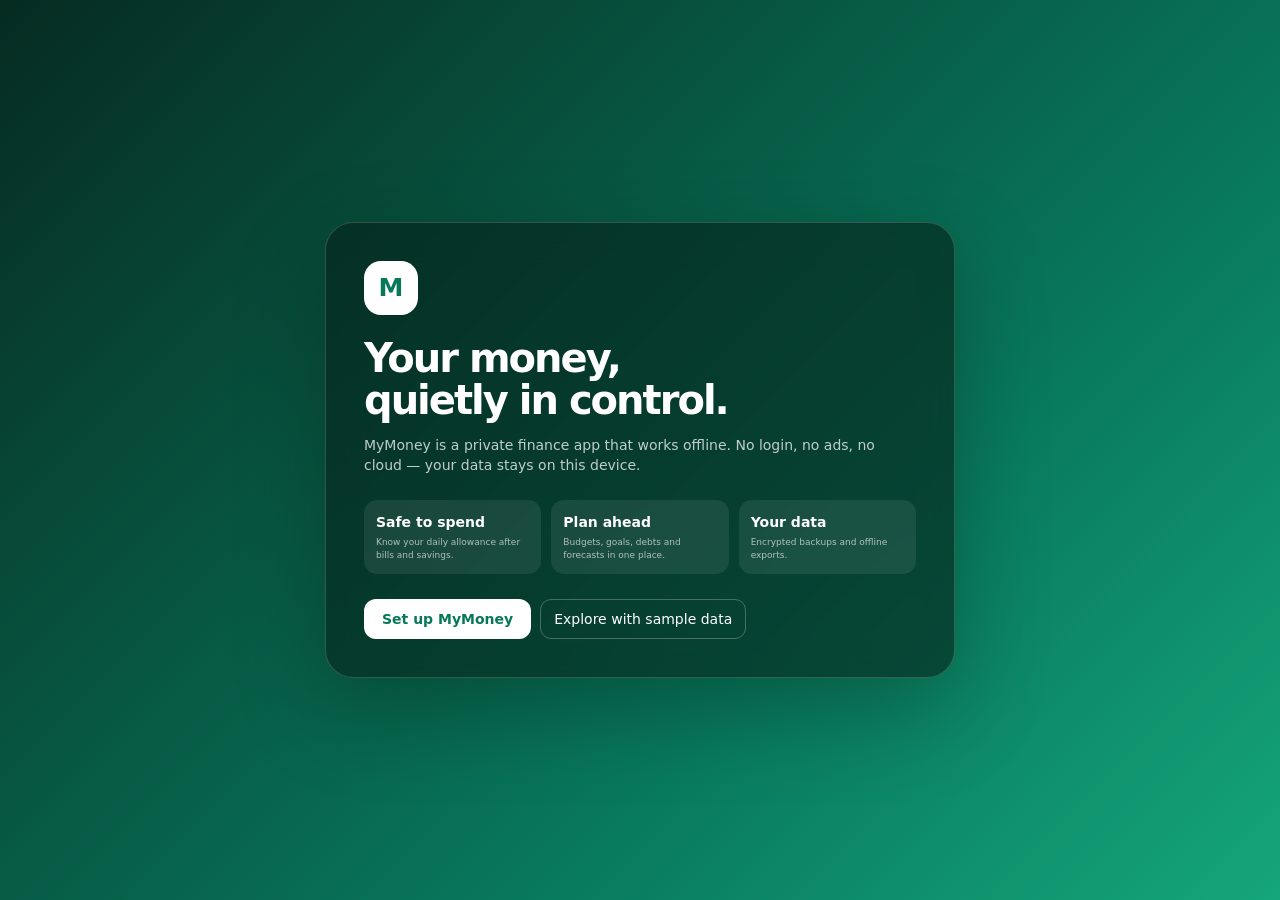
<file: desktop/index.html>
<!doctype html>
<html lang="en">
  <head>
    <meta charset="UTF-8" />
    <meta name="viewport" content="width=device-width, initial-scale=1" />
    <meta name="description" content="Private budgeting, bills, savings goals and safe-to-spend. Works offline and keeps your data on your device." />
    <meta name="theme-color" content="#08785b" media="(prefers-color-scheme: light)" />
    <meta name="theme-color" content="#0e1613" media="(prefers-color-scheme: dark)" />
    <title>MyMoney</title>
    <link rel="manifest" href="./manifest.webmanifest" />
    <link rel="icon" href="./assets/icon.svg" type="image/svg+xml" />
    <link rel="icon" href="./assets/icon-192.png" sizes="192x192" type="image/png" />
    <link rel="apple-touch-icon" href="./assets/apple-touch-icon.png" />
    <link rel="stylesheet" href="./styles.css" />
  </head>
  <body>
    <div id="app" class="app-shell">
      <aside class="sidebar">
        <div class="brand"><span class="brand-mark">M</span><span>MyMoney</span></div>
        <nav id="mainNav" class="main-nav" aria-label="Main navigation"></nav>
        <div class="privacy-card">
          <span class="privacy-symbol">⌁</span>
          <div><strong>Private & offline</strong><small>Your data stays on this device</small></div>
        </div>
        <button class="profile" data-route="settings" type="button">
          <span class="avatar">ME</span>
          <span><strong>My finances</strong><small>Local profile</small></span>
          <span>›</span>
        </button>
      </aside>
      <div id="menuScrim" class="menu-scrim"></div>

      <section class="workspace">
        <header class="topbar">
          <button id="menuToggle" class="icon-button menu-toggle" type="button" aria-label="Open menu">☰</button>
          <div>
            <p id="pageEyebrow" class="eyebrow">OVERVIEW</p>
            <h1 id="pageTitle">Dashboard</h1>
          </div>
          <div class="top-actions">
            <button id="themeToggle" class="icon-button" type="button" aria-label="Switch to dark mode"></button>
            <button id="addButton" class="add-button" type="button" aria-label="Add transaction"><span class="plus-icon" aria-hidden="true"></span><span class="add-label">Add transaction</span></button>
          </div>
        </header>
        <main id="content" class="content"></main>
      </section>
    </div>

    <div id="modalBackdrop" class="modal-backdrop" hidden>
      <section id="modal" class="modal" role="dialog" aria-modal="true"></section>
    </div>
    <div id="toast" class="toast" role="status"></div>
    <input id="importFile" type="file" accept=".json,.mymoney" hidden />
    <script src="./app.js"></script>
  </body>
</html>
</file>
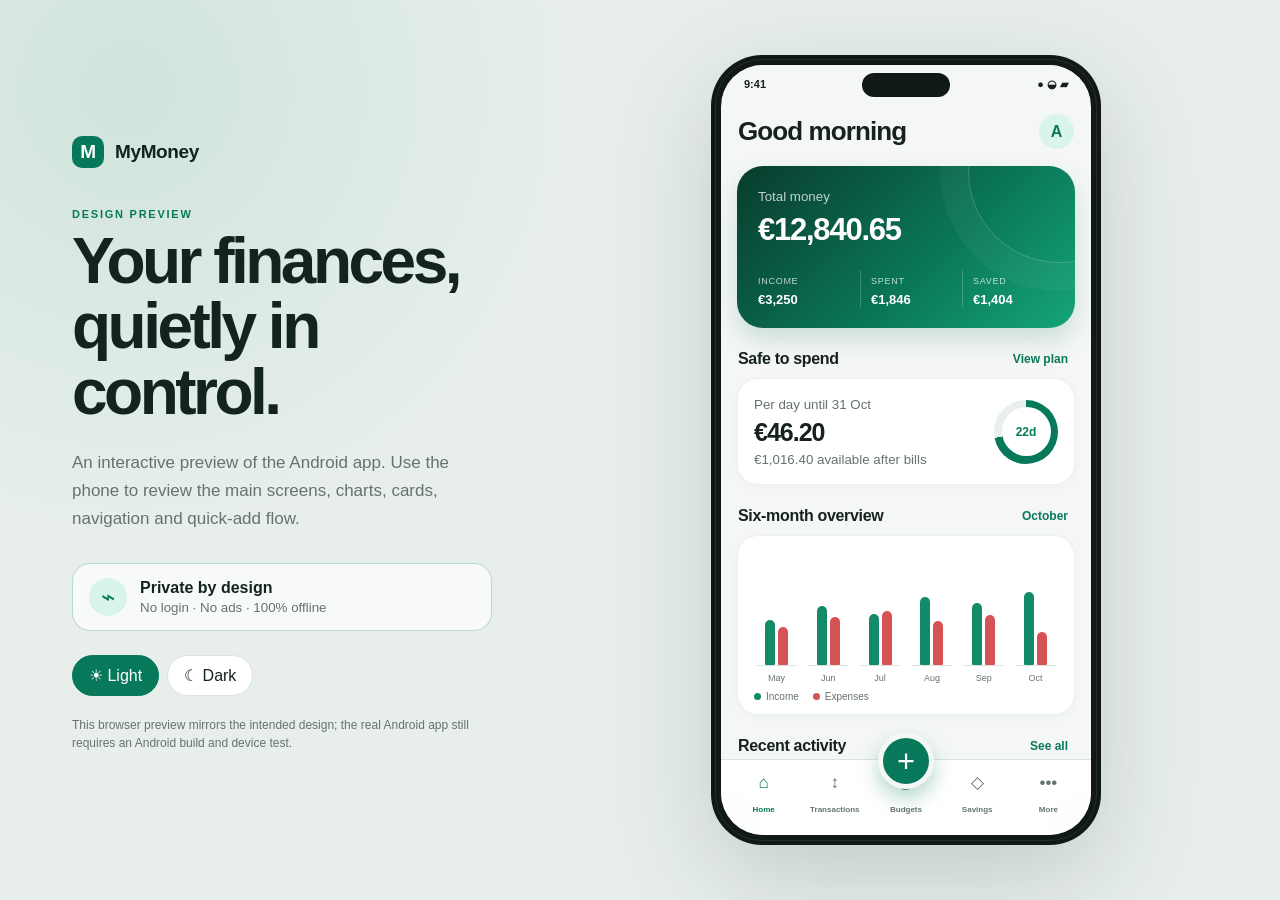
<file: preview/index.html>
<!doctype html>
<html lang="en">
  <head>
    <meta charset="UTF-8" />
    <meta name="viewport" content="width=device-width, initial-scale=1" />
    <meta name="theme-color" content="#f4f7f5" />
    <title>MyMoney UI Preview</title>
    <link rel="icon" href="data:image/svg+xml,%3Csvg xmlns='http://www.w3.org/2000/svg' viewBox='0 0 64 64'%3E%3Crect width='64' height='64' rx='18' fill='%2308785b'/%3E%3Cpath d='M17 44V20h7l8 13 8-13h7v24h-7V31l-8 12-8-12v13z' fill='white'/%3E%3C/svg%3E" />
    <link rel="stylesheet" href="./styles.css" />
  </head>
  <body>
    <main class="studio">
      <aside class="review-panel">
        <div class="brand"><span class="brand-mark">M</span><span>MyMoney</span></div>
        <p class="eyebrow">DESIGN PREVIEW</p>
        <h1>Your finances,<br />quietly in control.</h1>
        <p class="intro">An interactive preview of the Android app. Use the phone to review the main screens, charts, cards, navigation and quick-add flow.</p>
        <div class="review-note">
          <span class="privacy-icon">⌁</span>
          <div><strong>Private by design</strong><small>No login · No ads · 100% offline</small></div>
        </div>
        <div class="theme-control">
          <button id="lightTheme" class="theme-button active" type="button">☀ Light</button>
          <button id="darkTheme" class="theme-button" type="button">☾ Dark</button>
        </div>
        <p class="hint">This browser preview mirrors the intended design; the real Android app still requires an Android build and device test.</p>
      </aside>

      <section class="device-stage" aria-label="Interactive MyMoney phone preview">
        <div class="phone">
          <div class="speaker"></div>
          <div class="phone-screen">
            <div class="status-bar"><span>9:41</span><span>● ◒ ▰</span></div>
            <div id="screen" class="screen"></div>
            <nav id="bottomNav" class="bottom-nav" aria-label="Main navigation"></nav>
            <button id="quickAdd" class="quick-add" type="button" aria-label="Add transaction">+</button>
            <div id="toast" class="toast">Saved</div>
          </div>
        </div>
      </section>
    </main>

    <div id="sheetBackdrop" class="sheet-backdrop" hidden>
      <section class="sheet" role="dialog" aria-modal="true" aria-labelledby="sheetTitle">
        <div class="sheet-handle"></div>
        <button id="closeSheet" class="sheet-close" type="button" aria-label="Close">×</button>
        <p class="eyebrow">QUICK ADD</p>
        <h2 id="sheetTitle">New transaction</h2>
        <div class="segment">
          <button class="segment-button active" data-kind="Expense" type="button">Expense</button>
          <button class="segment-button" data-kind="Income" type="button">Income</button>
          <button class="segment-button" data-kind="Transfer" type="button">Transfer</button>
        </div>
        <label class="amount-input"><span>€</span><input id="amountInput" inputmode="decimal" value="42.80" aria-label="Amount" /></label>
        <p class="field-label">Category</p>
        <div class="category-grid">
          <button class="category-option selected" type="button"><span>🛒</span>Groceries</button>
          <button class="category-option" type="button"><span>☕</span>Eating out</button>
          <button class="category-option" type="button"><span>🚗</span>Transport</button>
          <button class="category-option" type="button"><span>•••</span>More</button>
        </div>
        <div class="field-row"><span>From</span><strong>Everyday account ›</strong></div>
        <div class="field-row"><span>Date</span><strong>Today ›</strong></div>
        <button id="saveTransaction" class="primary-button" type="button">Save expense</button>
      </section>
    </div>
    <script src="./app.js"></script>
  </body>
</html>
</file>
<file: desktop/styles.css>
:root {
  color-scheme: light;
  --bg: #f2f6f4;
  --surface: #ffffff;
  --surface-2: #e9f0ed;
  --surface-3: #dfe9e4;
  --text: #17231e;
  --muted: #5f6d66;
  --line: #dbe5e0;
  --primary: #08785b;
  --primary-hover: #06674d;
  --primary-soft: #d9f4e9;
  --on-primary: #ffffff;
  --income: #168966;
  --expense: #d45155;
  --warning: #d78a28;
  --blue: #3a77d2;
  --violet: #7c60cc;
  --shadow: 0 12px 36px rgb(23 55 42 / 8%);
  --sidebar: 246px;
}

body.dark {
  color-scheme: dark;
  --bg: #0e1613;
  --surface: #17211d;
  --surface-2: #202c27;
  --surface-3: #2a3933;
  --text: #edf6f1;
  --muted: #9baaa3;
  --line: #2b3a34;
  --primary: #49d4a7;
  --primary-hover: #64e0b7;
  --primary-soft: #173b30;
  --on-primary: #052219;
  --income: #55d5ad;
  --expense: #ff8385;
  --warning: #efb55f;
  --blue: #78aaf2;
  --violet: #ad96ef;
  --shadow: 0 12px 38px rgb(0 0 0 / 24%);
}

* { box-sizing: border-box; }
html, body { margin: 0; min-height: 100%; }
body {
  background: var(--bg);
  color: var(--text);
  font: 14px/1.45 Inter, "Segoe UI", system-ui, -apple-system, sans-serif;
  transition: background .2s, color .2s;
}
button, input, select, textarea { font: inherit; }
button { color: inherit; }
button:focus-visible, input:focus-visible, select:focus-visible, textarea:focus-visible {
  outline: 3px solid color-mix(in srgb, var(--primary) 30%, transparent);
  outline-offset: 2px;
}

.app-shell { display: grid; grid-template-columns: var(--sidebar) 1fr; min-height: 100vh; }
.sidebar {
  position: fixed;
  inset: 0 auto 0 0;
  z-index: 20;
  width: var(--sidebar);
  display: flex;
  flex-direction: column;
  padding: 24px 16px 16px;
  border-right: 1px solid var(--line);
  background: var(--surface);
}
.brand { display: flex; align-items: center; gap: 11px; padding: 0 10px 28px; font-size: 19px; font-weight: 780; letter-spacing: -.02em; }
.brand-mark { display: grid; place-items: center; width: 34px; height: 34px; border-radius: 11px; background: var(--primary); color: var(--on-primary); font-size: 17px; }
.main-nav { display: grid; gap: 3px; }
.nav-section { margin: 18px 12px 6px; color: var(--muted); font-size: 10px; font-weight: 800; letter-spacing: .12em; text-transform: uppercase; }
.nav-item {
  width: 100%;
  display: flex;
  align-items: center;
  gap: 11px;
  padding: 10px 12px;
  border: 0;
  border-radius: 12px;
  background: transparent;
  color: var(--muted);
  text-align: left;
  cursor: pointer;
}
.nav-item:hover { background: var(--surface-2); color: var(--text); }
.nav-item.active { background: var(--primary-soft); color: var(--primary); font-weight: 720; }
.nav-icon { display: grid; place-items: center; width: 21px; font-size: 17px; }
.privacy-card { display: flex; gap: 10px; align-items: center; margin: auto 3px 12px; padding: 12px; border-radius: 14px; background: var(--primary-soft); color: var(--primary); }
.privacy-card strong, .privacy-card small { display: block; }
.privacy-card strong { font-size: 11px; }
.privacy-card small { margin-top: 2px; font-size: 9px; opacity: .8; }
.privacy-symbol { font-size: 22px; }
.profile { width: 100%; display: grid; grid-template-columns: auto 1fr auto; align-items: center; gap: 9px; padding: 10px; border: 0; border-radius: 13px; background: transparent; text-align: left; cursor: pointer; }
.profile:hover { background: var(--surface-2); }
.profile strong, .profile small { display: block; }
.profile strong { font-size: 11px; }
.profile small { color: var(--muted); font-size: 9px; }
.avatar { display: grid; place-items: center; width: 34px; height: 34px; border-radius: 50%; background: var(--primary); color: var(--on-primary); font-size: 9px; font-weight: 800; }

.workspace { grid-column: 2; min-width: 0; }
.topbar {
  position: sticky;
  z-index: 10;
  top: 0;
  display: flex;
  align-items: center;
  gap: 14px;
  min-height: 90px;
  padding: 17px clamp(22px, 4vw, 54px);
  border-bottom: 1px solid color-mix(in srgb, var(--line) 70%, transparent);
  background: color-mix(in srgb, var(--bg) 88%, transparent);
  backdrop-filter: blur(18px);
}
.eyebrow { margin: 0 0 3px; color: var(--primary); font-size: 9px; font-weight: 850; letter-spacing: .14em; }
.topbar h1 { margin: 0; font-size: 24px; line-height: 1.1; letter-spacing: -.035em; }
.top-actions { display: flex; gap: 9px; align-items: center; margin-left: auto; }
.icon-button { display: grid; place-items: center; width: 40px; height: 40px; border: 1px solid var(--line); border-radius: 12px; background: var(--surface); cursor: pointer; }
.icon-button:hover { border-color: var(--primary); color: var(--primary); }
.menu-toggle { display: none; }
.add-button, .primary-button {
  border: 0;
  border-radius: 12px;
  background: var(--primary);
  color: var(--on-primary);
  font-weight: 720;
  cursor: pointer;
}
.add-button { display: flex; align-items: center; gap: 6px; padding: 10px 15px; }
.add-button:hover, .primary-button:hover { background: var(--primary-hover); }
.plus-icon { position: relative; flex: none; width: 13px; height: 13px; }
.plus-icon::before, .plus-icon::after { content: ""; position: absolute; top: 50%; left: 0; width: 100%; height: 2px; margin-top: -1px; border-radius: 2px; background: currentColor; }
.plus-icon::after { transform: rotate(90deg); }

.content { max-width: 1450px; margin: auto; padding: 26px clamp(22px, 4vw, 54px) 60px; }
.grid { display: grid; gap: 18px; }
.grid.cols-2 { grid-template-columns: repeat(2, minmax(0, 1fr)); }
.grid.cols-3 { grid-template-columns: repeat(3, minmax(0, 1fr)); }
.grid.cols-4 { grid-template-columns: repeat(4, minmax(0, 1fr)); }
.grid.main { grid-template-columns: minmax(0, 1.55fr) minmax(330px, .75fr); }
.stack { display: grid; align-content: start; gap: 18px; }
.card { min-width: 0; padding: 20px; border: 1px solid color-mix(in srgb, var(--line) 72%, transparent); border-radius: 20px; background: var(--surface); box-shadow: 0 2px 10px rgb(20 55 41 / 3%); }
.card.clickable { cursor: pointer; transition: transform .15s, box-shadow .15s; }
.card.clickable:hover { transform: translateY(-2px); box-shadow: var(--shadow); }
.hero-card { position: relative; overflow: hidden; min-height: 220px; padding: 28px; border: 0; background: linear-gradient(135deg, #083a2c, #087858 58%, #16a57b); color: #fff; box-shadow: 0 15px 40px rgb(8 120 88 / 18%); }
.hero-card::before, .hero-card::after { content: ""; position: absolute; border: 1px solid rgb(255 255 255 / 14%); border-radius: 50%; }
.hero-card::before { width: 280px; height: 280px; right: -75px; top: -160px; }
.hero-card::after { width: 200px; height: 200px; right: -32px; top: -118px; }
.hero-label { color: rgb(255 255 255 / 72%); font-size: 11px; font-weight: 600; }
.hero-money { display: block; margin: 6px 0 33px; font-size: clamp(32px, 4vw, 46px); line-height: 1; letter-spacing: -.05em; }
.hero-stats { display: grid; grid-template-columns: repeat(3, 1fr); max-width: 620px; }
.hero-stat { padding: 0 19px; border-left: 1px solid rgb(255 255 255 / 20%); }
.hero-stat:first-child { padding-left: 0; border: 0; }
.hero-stat small, .hero-stat strong { display: block; }
.hero-stat small { color: rgb(255 255 255 / 62%); font-size: 9px; letter-spacing: .08em; text-transform: uppercase; }
.hero-stat strong { margin-top: 5px; font-size: 16px; }
.section-header { display: flex; justify-content: space-between; align-items: center; gap: 10px; margin: 5px 2px 11px; }
.section-header h2 { margin: 0; font-size: 16px; letter-spacing: -.02em; }
.link-button { border: 0; background: transparent; color: var(--primary); font-size: 11px; font-weight: 750; cursor: pointer; }
.link-button.danger { color: var(--expense); }
.muted { color: var(--muted); }
.positive { color: var(--income) !important; }
.negative { color: var(--expense) !important; }
.warning { color: var(--warning) !important; }
.money { font-variant-numeric: tabular-nums; letter-spacing: -.02em; white-space: nowrap; }

.metric-card { padding: 18px; }
.metric-top { display: flex; justify-content: space-between; align-items: center; }
.metric-icon { display: grid; place-items: center; width: 36px; height: 36px; border-radius: 12px; background: var(--primary-soft); color: var(--primary); font-size: 17px; }
.metric-card small { color: var(--muted); }
.metric-card strong { display: block; margin: 13px 0 4px; font-size: 23px; letter-spacing: -.04em; }
.metric-change { font-size: 10px; font-weight: 650; }
.safe-card { display: grid; grid-template-columns: 1fr auto; align-items: center; gap: 20px; }
.safe-card strong { display: block; margin: 5px 0; font-size: 29px; letter-spacing: -.04em; }
.ring { --value: 70%; display: grid; place-items: center; width: 86px; height: 86px; border-radius: 50%; background: conic-gradient(var(--primary) var(--value), var(--surface-2) 0); }
.ring::after { content: attr(data-label); display: grid; place-items: center; width: 66px; height: 66px; border-radius: 50%; background: var(--surface); color: var(--primary); font-size: 12px; font-weight: 800; }

.chart { position: relative; height: 220px; margin-top: 14px; padding: 10px 4px 26px; }
.bar-chart { display: flex; align-items: flex-end; gap: 14px; height: 100%; border-bottom: 1px solid var(--line); }
.bar-group { position: relative; flex: 1; display: flex; justify-content: center; align-items: flex-end; gap: 5px; height: 100%; }
.bar { width: min(18px, 30%); min-height: 2px; border-radius: 5px 5px 0 0; background: var(--income); transition: height .3s; }
.bar.expense { background: var(--expense); }
.bar-name { position: absolute; bottom: -22px; color: var(--muted); font-size: 9px; }
.legend { display: flex; gap: 16px; margin-top: 18px; color: var(--muted); font-size: 10px; }
.legend-dot { display: inline-block; width: 8px; height: 8px; margin-right: 5px; border-radius: 50%; background: var(--income); }
.legend-dot.expense { background: var(--expense); }
.donut-wrap { display: flex; align-items: center; gap: 22px; min-height: 180px; }
.donut { flex: 0 0 auto; display: grid; place-items: center; width: 150px; height: 150px; border-radius: 50%; background: conic-gradient(var(--primary) 0 37%, var(--blue) 37% 61%, var(--warning) 61% 80%, var(--violet) 80% 100%); }
.donut::after { content: attr(data-center); display: grid; place-items: center; width: 96px; height: 96px; border-radius: 50%; background: var(--surface); font-size: 13px; font-weight: 800; white-space: pre-line; text-align: center; }
.category-legend { flex: 1; display: grid; gap: 11px; }
.category-line { display: grid; grid-template-columns: auto 1fr auto; align-items: center; gap: 8px; font-size: 11px; }
.category-line i { width: 8px; height: 8px; border-radius: 50%; background: var(--primary); }

.data-table { width: 100%; border-collapse: collapse; }
.data-table th { padding: 10px 12px; color: var(--muted); font-size: 9px; font-weight: 800; letter-spacing: .08em; text-align: left; text-transform: uppercase; }
.data-table td { padding: 12px; border-top: 1px solid var(--line); font-size: 12px; }
.data-table tbody tr { cursor: pointer; }
.data-table tbody tr:hover { background: color-mix(in srgb, var(--primary-soft) 35%, transparent); }
.data-table td:last-child, .data-table th:last-child { text-align: right; }
.table-icon { display: inline-grid; place-items: center; width: 34px; height: 34px; margin-right: 9px; border-radius: 11px; background: var(--primary-soft); font-size: 15px; vertical-align: middle; }
.table-title { display: inline-block; vertical-align: middle; }
.table-title strong, .table-title small { display: block; }
.table-title small { color: var(--muted); font-size: 9px; }
.empty-state { padding: 44px 20px; text-align: center; color: var(--muted); }
.empty-state .empty-icon { display: grid; place-items: center; width: 62px; height: 62px; margin: 0 auto 13px; border-radius: 20px; background: var(--primary-soft); color: var(--primary); font-size: 27px; }
.empty-state h3 { margin: 0 0 6px; color: var(--text); }
.empty-state p { max-width: 430px; margin: 0 auto 16px; }

.toolbar { display: flex; flex-wrap: wrap; gap: 9px; align-items: center; margin-bottom: 18px; }
.search-input, .filter-select, .field input, .field select, .field textarea {
  border: 1px solid var(--line);
  border-radius: 11px;
  background: var(--surface);
  color: var(--text);
}
.search-input { flex: 1; min-width: 220px; padding: 10px 13px; }
.filter-select { padding: 10px 12px; }
.secondary-button { padding: 9px 13px; border: 1px solid var(--line); border-radius: 11px; background: var(--surface); cursor: pointer; }
.secondary-button:hover { border-color: var(--primary); color: var(--primary); }
.secondary-button.danger { color: var(--expense); }
.tabs { display: flex; gap: 4px; padding: 4px; border-radius: 13px; background: var(--surface-2); }
.tab { padding: 8px 14px; border: 0; border-radius: 10px; background: transparent; color: var(--muted); font-size: 11px; cursor: pointer; }
.tab.active { background: var(--surface); color: var(--primary); box-shadow: 0 2px 8px rgb(10 30 22 / 6%); font-weight: 720; }

.progress-row { margin: 15px 0; }
.progress-head { display: flex; justify-content: space-between; gap: 10px; margin-bottom: 7px; font-size: 11px; }
.progress-track { overflow: hidden; height: 8px; border-radius: 99px; background: var(--surface-2); }
.progress-fill { display: block; height: 100%; border-radius: inherit; background: var(--primary); }
.progress-fill.warn { background: var(--warning); }
.progress-fill.danger { background: var(--expense); }
.account-card .account-head, .goal-card .goal-head, .bill-row, .debt-row { display: flex; align-items: center; gap: 12px; }
.account-symbol, .goal-symbol, .bill-symbol, .debt-symbol { display: grid; place-items: center; flex: 0 0 auto; width: 44px; height: 44px; border-radius: 14px; background: var(--primary-soft); font-size: 20px; }
.account-card .account-copy, .goal-card .goal-copy, .bill-copy, .debt-copy { flex: 1; min-width: 0; }
.account-copy strong, .goal-copy strong, .bill-copy strong, .debt-copy strong { display: block; overflow: hidden; text-overflow: ellipsis; white-space: nowrap; }
.account-copy small, .goal-copy small, .bill-copy small, .debt-copy small { color: var(--muted); font-size: 10px; }
.account-balance { margin-top: 19px; font-size: 27px; font-weight: 780; letter-spacing: -.04em; }
.goal-card, .account-card { position: relative; }
.goal-amount { margin: 17px 0 3px; font-size: 19px; font-weight: 750; }
.bill-row, .debt-row { padding: 13px 0; border-bottom: 1px solid var(--line); }
.bill-row:last-child, .debt-row:last-child { border: 0; }
.row-actions { display: flex; gap: 5px; }
.tiny-button { padding: 6px 9px; border: 1px solid var(--line); border-radius: 8px; background: transparent; font-size: 9px; cursor: pointer; }
.tiny-button:hover { color: var(--primary); border-color: var(--primary); }
.tiny-button.primary { color: var(--on-primary); border-color: var(--primary); background: var(--primary); }

.forecast-grid { display: grid; grid-template-columns: minmax(280px, .75fr) minmax(0, 1.25fr); gap: 18px; }
.assumption { padding: 13px; border-radius: 12px; background: var(--surface-2); color: var(--muted); font-size: 10px; }
.forecast-result { display: grid; grid-template-columns: repeat(3, 1fr); gap: 10px; margin: 15px 0; }
.forecast-stat { padding: 14px; border-radius: 14px; background: var(--surface-2); }
.forecast-stat small, .forecast-stat strong { display: block; }
.forecast-stat small { color: var(--muted); font-size: 9px; }
.forecast-stat strong { margin-top: 5px; font-size: 17px; }
.line-chart { width: 100%; height: 260px; overflow: visible; }
.line-chart .gridline { stroke: var(--line); stroke-width: 1; }
.line-chart .line { fill: none; stroke: var(--primary); stroke-width: 3; stroke-linecap: round; stroke-linejoin: round; }
.line-chart .line.alt { stroke: var(--income); stroke-dasharray: 7 6; }
.line-chart text { fill: var(--muted); font-size: 9px; }

.settings-list { display: grid; gap: 1px; overflow: hidden; padding: 0; }
.setting-row { display: flex; align-items: center; gap: 13px; padding: 15px 18px; border-bottom: 1px solid var(--line); }
.setting-row:last-child { border: 0; }
.setting-icon { display: grid; place-items: center; width: 38px; height: 38px; border-radius: 12px; background: var(--primary-soft); font-size: 18px; }
.setting-copy { flex: 1; }
.setting-copy strong, .setting-copy small { display: block; }
.setting-copy small { color: var(--muted); font-size: 10px; }
.switch { position: relative; width: 42px; height: 24px; border: 0; border-radius: 99px; background: var(--surface-3); cursor: pointer; }
.switch::after { content: ""; position: absolute; top: 3px; left: 3px; width: 18px; height: 18px; border-radius: 50%; background: #fff; box-shadow: 0 1px 4px rgb(0 0 0 / 18%); transition: .2s; }
.switch.on { background: var(--primary); }
.switch.on::after { transform: translateX(18px); }

.modal-backdrop { position: fixed; z-index: 100; inset: 0; display: grid; place-items: center; padding: 22px; background: rgb(5 14 10 / 58%); backdrop-filter: blur(6px); }
.modal-backdrop[hidden] { display: none; }
.modal { width: min(620px, 100%); max-height: min(90vh, 780px); overflow: auto; padding: 23px; border-radius: 22px; background: var(--surface); box-shadow: 0 28px 90px rgb(0 0 0 / 30%); animation: modal-in .2s ease-out; }
@keyframes modal-in { from { opacity: 0; transform: translateY(12px) scale(.98); } }
.modal-header { display: flex; justify-content: space-between; align-items: start; gap: 15px; margin-bottom: 18px; }
.modal-header h2 { margin: 0; font-size: 22px; letter-spacing: -.035em; }
.close-button { width: 34px; height: 34px; border: 0; border-radius: 50%; background: var(--surface-2); cursor: pointer; }
.form-grid { display: grid; grid-template-columns: repeat(2, minmax(0, 1fr)); gap: 13px; }
.field { display: grid; gap: 5px; }
.field[hidden] { display: none; }
.field.full { grid-column: 1 / -1; }
.field label { color: var(--muted); font-size: 10px; font-weight: 700; }
.field input, .field select, .field textarea { width: 100%; padding: 10px 11px; }
.field textarea { min-height: 72px; resize: vertical; }
.field small { color: var(--muted); font-size: 9px; }
.modal-actions { display: flex; justify-content: flex-end; gap: 8px; margin-top: 19px; padding-top: 15px; border-top: 1px solid var(--line); }
.primary-button { padding: 10px 18px; }
.error-message { margin: 10px 0 0; color: var(--expense); font-size: 11px; }
.toast { position: fixed; z-index: 120; left: 50%; bottom: 28px; transform: translate(-50%, 20px); opacity: 0; padding: 10px 17px; border-radius: 99px; background: var(--text); color: var(--surface); box-shadow: var(--shadow); font-size: 11px; pointer-events: none; transition: .22s; }
.toast.show { opacity: 1; transform: translate(-50%, 0); }

.add-button:disabled, .primary-button:disabled { opacity: .6; cursor: progress; }
.menu-scrim { display: none; }
.demo-banner { display: flex; flex-wrap: wrap; align-items: center; justify-content: space-between; gap: 10px; margin-bottom: 18px; padding: 11px 11px 11px 16px; border-radius: 14px; background: color-mix(in srgb, var(--warning) 18%, var(--surface)); font-size: 12px; }
.demo-exit { padding: 8px 13px; border: 0; border-radius: 10px; background: var(--primary); color: var(--on-primary); font-weight: 720; cursor: pointer; }
.notice { display: flex; flex-wrap: wrap; align-items: center; gap: 13px; margin-bottom: 18px; padding: 14px 16px; border: 1px solid color-mix(in srgb, var(--primary) 22%, transparent); border-radius: 16px; background: var(--primary-soft); }
.notice-icon { display: grid; place-items: center; width: 38px; height: 38px; border-radius: 12px; background: var(--surface); color: var(--primary); font-size: 17px; }
.notice-copy { flex: 1; min-width: 180px; }
.notice-copy strong, .notice-copy small { display: block; }
.notice-copy small { color: var(--muted); font-size: 11px; }
.receipt-preview { width: 100%; max-height: 260px; object-fit: contain; border: 1px solid var(--line); border-radius: 12px; background: var(--surface-2); }

.welcome { position: fixed; z-index: 150; inset: 0; display: grid; place-items: center; padding: 22px; background: linear-gradient(135deg, #062b21, #08785b 65%, #15a67b); color: #fff; }
.welcome-card { width: min(630px, 100%); padding: 38px; border: 1px solid rgb(255 255 255 / 17%); border-radius: 28px; background: rgb(5 33 25 / 60%); box-shadow: 0 32px 90px rgb(0 0 0 / 25%); backdrop-filter: blur(18px); }
.welcome-mark { display: grid; place-items: center; width: 54px; height: 54px; border-radius: 17px; background: #fff; color: #08785b; font-size: 25px; font-weight: 850; }
.welcome h1 { margin: 22px 0 9px; font-size: 40px; line-height: 1.05; letter-spacing: -.05em; }
.welcome p { color: rgb(255 255 255 / 75%); }
.welcome-actions { display: flex; flex-wrap: wrap; gap: 9px; margin-top: 25px; }
.welcome .primary-button { background: #fff; color: #08785b; }
.welcome .secondary-button { border-color: rgb(255 255 255 / 25%); background: transparent; color: #fff; }
.welcome-features { display: grid; grid-template-columns: repeat(3, 1fr); gap: 10px; margin-top: 25px; }
.welcome-feature { padding: 12px; border-radius: 13px; background: rgb(255 255 255 / 8%); }
.welcome-feature strong, .welcome-feature small { display: block; }
.welcome-feature small { margin-top: 3px; color: rgb(255 255 255 / 65%); font-size: 9px; }

@media (max-width: 1050px) {
  :root { --sidebar: 218px; }
  .grid.cols-4 { grid-template-columns: repeat(2, 1fr); }
  .grid.main, .forecast-grid { grid-template-columns: 1fr; }
}
@media (max-width: 760px) {
  .app-shell { display: block; }
  .sidebar { transform: translateX(-105%); box-shadow: var(--shadow); transition: transform .2s; }
  body.menu-open .sidebar { transform: translateX(0); }
  .menu-scrim { position: fixed; z-index: 15; inset: 0; display: block; background: rgb(5 14 10 / 45%); opacity: 0; pointer-events: none; transition: opacity .2s; }
  body.menu-open .menu-scrim { opacity: 1; pointer-events: auto; }
  .field input, .field select, .field textarea, .search-input, .filter-select { font-size: 16px; }
  .modal-backdrop { padding: 10px; }
  .modal { max-height: 94vh; padding: 19px; }
  .workspace { min-width: 0; }
  .menu-toggle { display: grid; }
  .topbar { padding: 14px 16px; }
  .content { padding: 18px 14px 50px; }
  .add-button { width: 40px; height: 40px; padding: 0; display: grid; place-items: center; }
  .add-button .plus-icon { width: 17px; height: 17px; }
  .add-label { display: none; }
  .grid.cols-2, .grid.cols-3, .grid.cols-4, .form-grid { grid-template-columns: 1fr; }
  .field.full { grid-column: auto; }
  .hero-card { min-height: 0; padding: 22px; }
  .hero-money { margin-bottom: 20px; }
  .hero-stats { grid-template-columns: 1fr; gap: 9px; }
  .hero-stat, .hero-stat:first-child { display: flex; justify-content: space-between; align-items: baseline; gap: 12px; padding: 9px 0 0; border: 0; border-top: 1px solid rgb(255 255 255 / 20%); }
  .hero-stat strong { margin-top: 0; }
  .data-table th:nth-child(3), .data-table td:nth-child(3) { display: none; }
  .donut-wrap { flex-direction: column; align-items: start; }
  .forecast-result { grid-template-columns: 1fr; }
  .welcome-features { grid-template-columns: 1fr; }
  .bill-row, .debt-row { flex-wrap: wrap; row-gap: 10px; }
  .row-actions { flex-basis: 100%; padding-left: 56px; }
  .row-actions .tiny-button { padding: 8px 14px; font-size: 11px; }
}

@media print {
  .sidebar, .topbar, .toolbar, .no-print { display: none !important; }
  .app-shell, .workspace { display: block; }
  .content { max-width: none; padding: 0; }
  body { background: #fff; color: #111; }
  .card { break-inside: avoid; box-shadow: none; }
}
</file>
<file: preview/styles.css>
:root {
  color-scheme: light;
  --page: #e8efeb;
  --page-ink: #13231d;
  --phone: #111915;
  --bg: #f4f7f5;
  --surface: #ffffff;
  --surface-alt: #e9efec;
  --ink: #16221d;
  --muted: #65736d;
  --line: #dbe4df;
  --primary: #08785b;
  --primary-soft: #d9f4e9;
  --hero-a: #093c2d;
  --hero-b: #0a7758;
  --hero-c: #15a47a;
  --income: #138a68;
  --expense: #d55355;
  --warning: #d78622;
  --shadow: 0 32px 100px rgb(21 51 39 / 18%);
}

body.dark {
  color-scheme: dark;
  --page: #101714;
  --page-ink: #edf7f2;
  --phone: #050806;
  --bg: #0f1714;
  --surface: #17221e;
  --surface-alt: #202d28;
  --ink: #edf7f2;
  --muted: #9baba4;
  --line: #2b3a34;
  --primary: #48d2a6;
  --primary-soft: #173c31;
  --hero-a: #092c22;
  --hero-b: #0c5742;
  --hero-c: #0d8964;
  --income: #55d5ad;
  --expense: #ff8385;
  --warning: #f4b65e;
  --shadow: 0 32px 100px rgb(0 0 0 / 45%);
}

* { box-sizing: border-box; }
button, input { font: inherit; }
button { color: inherit; }

body {
  margin: 0;
  min-height: 100vh;
  background:
    radial-gradient(circle at 10% 10%, rgb(34 147 111 / 12%), transparent 28rem),
    var(--page);
  color: var(--page-ink);
  font-family: Inter, ui-sans-serif, -apple-system, BlinkMacSystemFont, "Segoe UI", sans-serif;
  transition: background .3s, color .3s;
}

.studio {
  min-height: 100vh;
  display: grid;
  grid-template-columns: minmax(320px, 460px) minmax(430px, 1fr);
  align-items: center;
  max-width: 1240px;
  margin: auto;
  padding: 36px 52px;
  gap: 72px;
}

.review-panel { max-width: 420px; }
.brand { display: flex; gap: 11px; align-items: center; font-weight: 760; font-size: 19px; letter-spacing: -.02em; }
.brand-mark { width: 32px; height: 32px; display: grid; place-items: center; border-radius: 10px; background: var(--primary); color: #fff; }
.eyebrow { margin: 40px 0 9px; color: var(--primary); font-size: 11px; font-weight: 800; letter-spacing: .16em; }
.review-panel h1 { margin: 0; font-size: clamp(42px, 5vw, 64px); line-height: 1.02; letter-spacing: -.055em; }
.intro { margin: 24px 0 30px; max-width: 390px; color: var(--muted); font-size: 17px; line-height: 1.65; }
.review-note { display: flex; gap: 13px; align-items: center; padding: 14px 16px; border: 1px solid color-mix(in srgb, var(--primary) 25%, transparent); background: color-mix(in srgb, var(--surface) 70%, transparent); border-radius: 18px; }
.review-note div { display: flex; flex-direction: column; gap: 3px; }
.review-note small { color: var(--muted); }
.privacy-icon { display: grid; place-items: center; width: 38px; height: 38px; border-radius: 50%; color: var(--primary); background: var(--primary-soft); font-size: 24px; }
.theme-control { display: flex; gap: 8px; margin-top: 24px; }
.theme-button { border: 1px solid var(--line); background: var(--surface); padding: 10px 16px; border-radius: 999px; cursor: pointer; }
.theme-button.active { color: #fff; background: var(--primary); border-color: var(--primary); }
.hint { color: var(--muted); font-size: 12px; line-height: 1.5; margin-top: 20px; }

.device-stage { display: flex; justify-content: center; align-items: center; min-height: 760px; }
.phone { position: relative; width: 390px; height: 790px; padding: 10px; border-radius: 51px; background: var(--phone); box-shadow: var(--shadow); }
.phone::after { content: ""; position: absolute; inset: 4px; border: 1px solid rgb(255 255 255 / 9%); border-radius: 47px; pointer-events: none; }
.speaker { position: absolute; z-index: 8; top: 18px; left: 50%; transform: translateX(-50%); width: 88px; height: 24px; border-radius: 16px; background: var(--phone); }
.phone-screen { position: relative; height: 100%; border-radius: 42px; overflow: hidden; background: var(--bg); color: var(--ink); }
.status-bar { height: 34px; display: flex; justify-content: space-between; align-items: center; padding: 4px 23px 0; font-size: 11px; font-weight: 700; background: var(--bg); }
.screen { height: calc(100% - 108px); overflow-y: auto; scrollbar-width: none; padding: 11px 16px 90px; }
.screen::-webkit-scrollbar { display: none; }

.page-header { display: flex; justify-content: space-between; align-items: center; margin: 4px 1px 17px; }
.page-header h2 { margin: 0; font-size: 26px; letter-spacing: -.035em; }
.avatar { width: 35px; height: 35px; border-radius: 50%; border: none; background: var(--primary-soft); color: var(--primary); font-weight: 800; }
.hero { position: relative; overflow: hidden; padding: 21px; border-radius: 26px; color: #fff; background: linear-gradient(135deg, var(--hero-a), var(--hero-b) 58%, var(--hero-c)); box-shadow: 0 12px 25px rgb(5 100 73 / 17%); }
.hero::after { content: ""; position: absolute; width: 180px; height: 180px; right: -75px; top: -85px; border: 1px solid rgb(255 255 255 / 20%); border-radius: 50%; box-shadow: 0 0 0 28px rgb(255 255 255 / 4%); }
.hero small { color: rgb(255 255 255 / 75%); }
.hero-balance { display: block; margin: 7px 0 22px; font-size: 31px; font-weight: 730; letter-spacing: -.04em; }
.hero-stats { display: grid; grid-template-columns: 1fr 1fr 1fr; gap: 10px; }
.hero-stat { border-left: 1px solid rgb(255 255 255 / 20%); padding-left: 10px; }
.hero-stat:first-child { border: 0; padding-left: 0; }
.hero-stat strong { display: block; margin-top: 4px; font-size: 13px; }
.hero-stat small { font-size: 9px; text-transform: uppercase; letter-spacing: .08em; }

.section-head { display: flex; align-items: center; justify-content: space-between; margin: 22px 1px 10px; }
.section-head h3 { margin: 0; font-size: 16px; letter-spacing: -.02em; }
.section-head button { border: 0; color: var(--primary); background: transparent; font-size: 12px; font-weight: 700; cursor: pointer; }
.card { padding: 16px; border: 1px solid color-mix(in srgb, var(--line) 52%, transparent); border-radius: 21px; background: var(--surface); box-shadow: 0 2px 8px rgb(17 48 37 / 3%); }
.safe-card { display: grid; grid-template-columns: 1fr auto; align-items: center; }
.safe-card small, .muted { color: var(--muted); }
.safe-card strong { display: block; margin: 5px 0 3px; font-size: 25px; letter-spacing: -.04em; }
.daily-ring { display: grid; place-items: center; width: 64px; height: 64px; border-radius: 50%; background: conic-gradient(var(--primary) 0 72%, var(--surface-alt) 72% 100%); }
.daily-ring::after { content: "22d"; display: grid; place-items: center; width: 49px; height: 49px; border-radius: 50%; background: var(--surface); color: var(--primary); font-weight: 760; font-size: 12px; }

.chart-card { padding-bottom: 12px; }
.bar-chart { display: flex; gap: 11px; align-items: flex-end; height: 114px; padding: 16px 2px 0; }
.bar-pair { flex: 1; display: flex; position: relative; justify-content: center; gap: 3px; height: 100%; border-bottom: 1px solid var(--line); }
.bar { align-self: flex-end; width: 10px; min-height: 2px; border-radius: 5px 5px 1px 1px; background: var(--income); transition: height .35s; }
.bar.expense { background: var(--expense); }
.bar-label { position: absolute; bottom: -18px; color: var(--muted); font-size: 9px; }
.legend { display: flex; gap: 14px; margin: 25px 0 0; color: var(--muted); font-size: 10px; }
.dot { display: inline-block; width: 7px; height: 7px; margin-right: 5px; border-radius: 50%; background: var(--income); }
.dot.expense { background: var(--expense); }

.transaction { display: flex; align-items: center; gap: 11px; padding: 10px 0; border-bottom: 1px solid var(--line); }
.transaction:last-child { border: 0; }
.tx-icon, .goal-icon { display: grid; place-items: center; flex: 0 0 auto; width: 39px; height: 39px; border-radius: 13px; background: var(--primary-soft); font-size: 17px; }
.transaction .tx-copy { flex: 1; min-width: 0; }
.transaction strong { display: block; font-size: 13px; white-space: nowrap; overflow: hidden; text-overflow: ellipsis; }
.transaction small { color: var(--muted); font-size: 10px; }
.amount { font-size: 13px; font-weight: 740; }
.amount.negative { color: var(--expense); }
.amount.positive { color: var(--income); }

.summary-grid { display: grid; grid-template-columns: 1fr 1fr; gap: 10px; }
.mini-card strong { display: block; margin-top: 6px; font-size: 19px; letter-spacing: -.03em; }
.mini-card small { color: var(--muted); }
.search { display: flex; gap: 8px; align-items: center; padding: 12px 14px; border-radius: 16px; color: var(--muted); background: var(--surface-alt); font-size: 12px; }
.chips { display: flex; gap: 7px; overflow-x: auto; margin: 10px 0 15px; scrollbar-width: none; }
.chip { flex: 0 0 auto; border: 1px solid var(--line); border-radius: 999px; padding: 7px 11px; background: var(--surface); color: var(--muted); font-size: 10px; }
.chip.active { border-color: var(--primary); color: var(--primary); background: var(--primary-soft); font-weight: 700; }
.date-label { margin: 17px 2px 2px; color: var(--muted); font-size: 10px; font-weight: 800; text-transform: uppercase; letter-spacing: .08em; }

.budget-row, .goal-row { margin-bottom: 16px; }
.budget-row:last-child, .goal-row:last-child { margin-bottom: 0; }
.row-title { display: flex; align-items: center; justify-content: space-between; gap: 10px; }
.row-title strong { font-size: 13px; }
.row-title span { color: var(--muted); font-size: 10px; }
.progress { height: 7px; margin-top: 8px; overflow: hidden; border-radius: 99px; background: var(--surface-alt); }
.progress > i { display: block; height: 100%; border-radius: inherit; background: var(--primary); }
.progress > i.warning { background: var(--warning); }
.progress > i.danger { background: var(--expense); }
.warning-copy { margin-top: 7px; color: var(--expense); font-size: 10px; }
.goal-top { display: flex; align-items: center; gap: 10px; }
.goal-top > div:nth-child(2) { flex: 1; }
.goal-top strong { font-size: 13px; }
.goal-top small { display: block; color: var(--muted); font-size: 10px; margin-top: 2px; }
.goal-percent { color: var(--primary); font-size: 14px; font-weight: 800; }

.menu-group { margin-bottom: 16px; }
.menu-label { margin: 0 2px 7px; color: var(--muted); font-size: 10px; font-weight: 800; text-transform: uppercase; letter-spacing: .1em; }
.menu-row { display: flex; align-items: center; gap: 12px; padding: 12px 0; border-bottom: 1px solid var(--line); cursor: pointer; }
.menu-row:last-child { border: 0; }
.menu-row > span:first-child { display: grid; place-items: center; width: 38px; height: 38px; border-radius: 13px; background: var(--primary-soft); font-size: 18px; }
.menu-row div { flex: 1; }
.menu-row strong { display: block; font-size: 13px; }
.menu-row small { color: var(--muted); font-size: 9px; }
.chevron { color: var(--muted); }

.bottom-nav { position: absolute; z-index: 5; left: 0; right: 0; bottom: 0; height: 76px; display: grid; grid-template-columns: repeat(5, 1fr); align-items: center; padding: 4px 7px 11px; border-top: 1px solid var(--line); background: color-mix(in srgb, var(--surface) 94%, transparent); backdrop-filter: blur(18px); }
.nav-button { display: grid; gap: 3px; place-items: center; height: 54px; border: 0; border-radius: 14px; background: transparent; color: var(--muted); cursor: pointer; }
.nav-button.active { color: var(--primary); }
.nav-icon { font-size: 17px; line-height: 1; }
.nav-button span:last-child { font-size: 8px; font-weight: 650; }
.quick-add { position: absolute; z-index: 7; left: 50%; bottom: 46px; transform: translateX(-50%); width: 56px; height: 56px; border: 5px solid var(--bg); border-radius: 50%; background: var(--primary); color: #fff; box-shadow: 0 9px 20px rgb(7 120 89 / 30%); font-size: 31px; font-weight: 300; line-height: 1; cursor: pointer; }

.sheet-backdrop { position: fixed; z-index: 20; inset: 0; display: grid; place-items: end center; padding: 20px; background: rgb(4 13 9 / 53%); backdrop-filter: blur(6px); }
.sheet-backdrop[hidden] { display: none; }
.sheet { position: relative; width: min(420px, 100%); padding: 13px 22px 24px; border-radius: 28px 28px 18px 18px; background: var(--surface); color: var(--ink); box-shadow: 0 30px 80px rgb(0 0 0 / 35%); animation: sheet-in .25s ease-out; }
@keyframes sheet-in { from { transform: translateY(20px); opacity: 0; } }
.sheet-handle { width: 42px; height: 5px; margin: 0 auto; border-radius: 5px; background: var(--line); }
.sheet-close { position: absolute; top: 18px; right: 18px; width: 32px; height: 32px; border: 0; border-radius: 50%; background: var(--surface-alt); font-size: 21px; cursor: pointer; }
.sheet .eyebrow { margin: 21px 0 5px; }
.sheet h2 { margin: 0 0 17px; font-size: 25px; letter-spacing: -.035em; }
.segment { display: grid; grid-template-columns: repeat(3, 1fr); padding: 3px; border-radius: 13px; background: var(--surface-alt); }
.segment-button { padding: 9px 5px; border: 0; border-radius: 10px; background: transparent; color: var(--muted); font-size: 11px; cursor: pointer; }
.segment-button.active { color: var(--primary); background: var(--surface); box-shadow: 0 2px 8px rgb(0 0 0 / 7%); font-weight: 750; }
.amount-input { display: flex; align-items: center; justify-content: center; margin: 18px 0; }
.amount-input span { font-size: 23px; color: var(--muted); }
.amount-input input { width: 160px; border: 0; outline: none; background: transparent; color: var(--ink); font-size: 36px; font-weight: 730; letter-spacing: -.05em; text-align: center; }
.field-label { margin: 8px 0; color: var(--muted); font-size: 10px; font-weight: 750; text-transform: uppercase; letter-spacing: .1em; }
.category-grid { display: grid; grid-template-columns: repeat(4, 1fr); gap: 7px; }
.category-option { display: grid; place-items: center; gap: 4px; padding: 9px 3px; border: 1px solid var(--line); border-radius: 13px; background: var(--surface); font-size: 8px; cursor: pointer; }
.category-option span { font-size: 18px; }
.category-option.selected { border-color: var(--primary); color: var(--primary); background: var(--primary-soft); font-weight: 750; }
.field-row { display: flex; justify-content: space-between; padding: 13px 2px; border-bottom: 1px solid var(--line); font-size: 11px; }
.field-row span { color: var(--muted); }
.primary-button { width: 100%; margin-top: 18px; padding: 13px; border: 0; border-radius: 14px; background: var(--primary); color: #fff; font-weight: 750; cursor: pointer; }
.toast { position: absolute; z-index: 12; left: 50%; bottom: 92px; transform: translate(-50%, 20px); opacity: 0; padding: 9px 17px; border-radius: 99px; background: var(--ink); color: var(--surface); font-size: 11px; transition: .25s; pointer-events: none; }
.toast.show { opacity: 1; transform: translate(-50%, 0); }

@media (max-width: 900px) {
  .studio { grid-template-columns: 1fr; gap: 28px; padding: 28px 16px; }
  .review-panel { margin: auto; text-align: center; }
  .brand, .theme-control { justify-content: center; }
  .review-note { text-align: left; }
  .review-panel h1 { font-size: 42px; }
  .device-stage { min-height: auto; }
}

@media (max-width: 430px) {
  .studio { display: block; padding: 0; }
  .review-panel { display: none; }
  .phone { width: 100vw; height: 100vh; padding: 0; border-radius: 0; box-shadow: none; }
  .phone::after, .speaker { display: none; }
  .phone-screen { border-radius: 0; }
}
</file>
